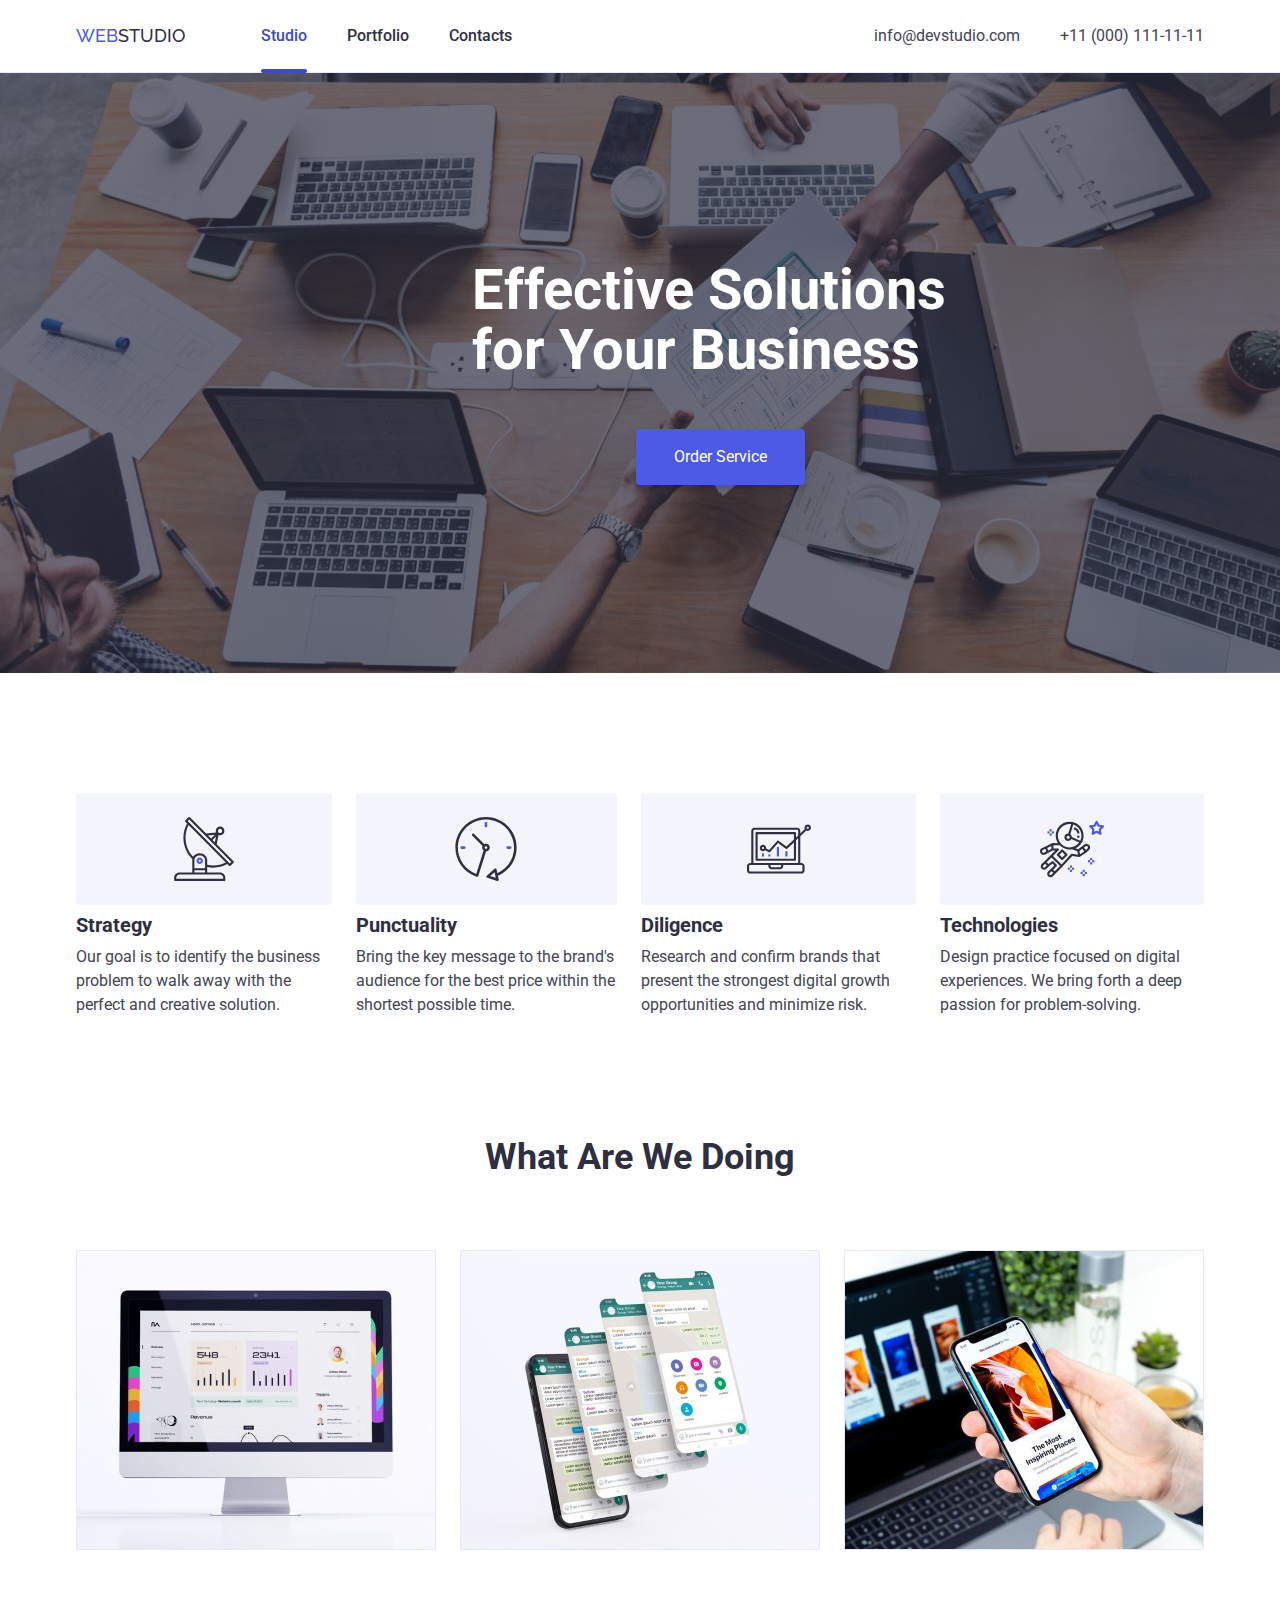
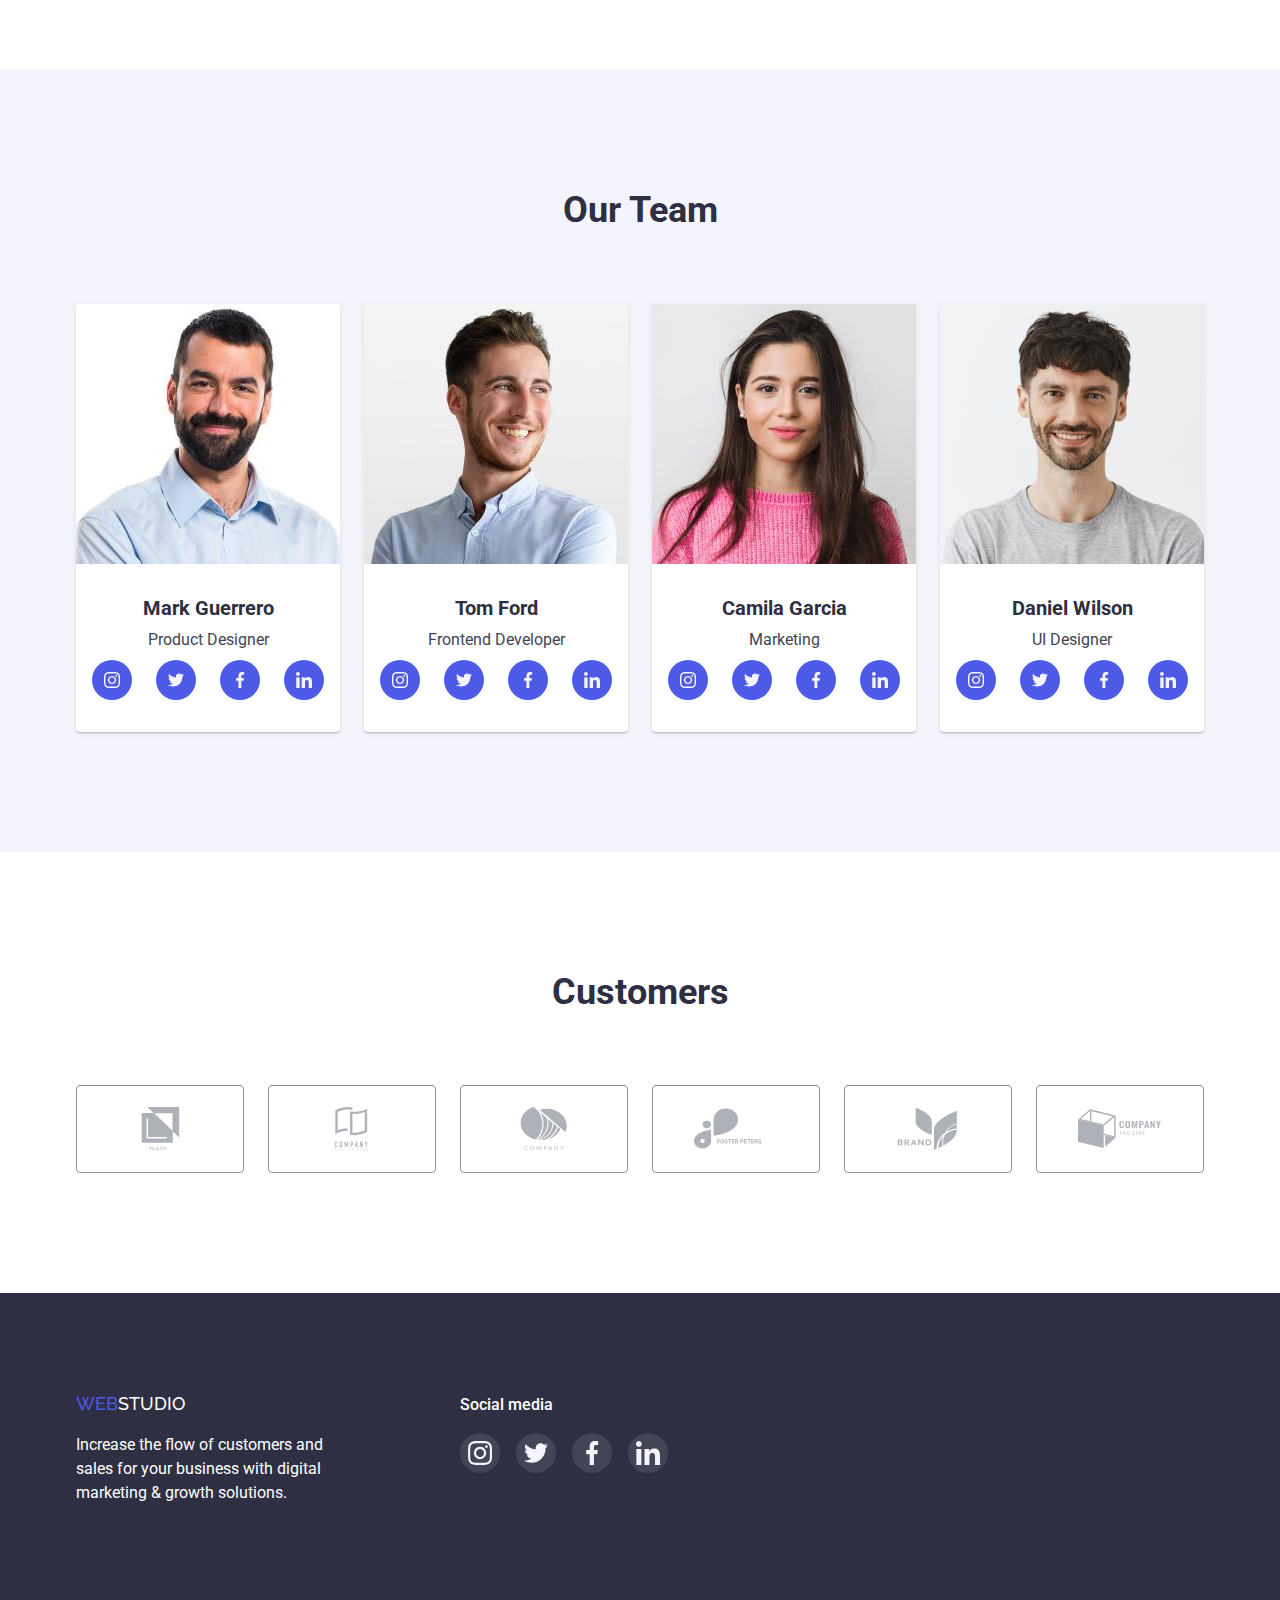
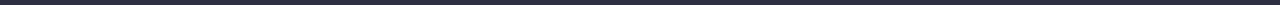
<file: index.html>
<!DOCTYPE html>
<html lang="en">
  <head>
    <meta charset="UTF-8" />
    <meta http-equiv="X-UA-Compatible" content="IE=edge" />
    <meta name="viewport" content="width=device-width, initial-scale=1.0" />
    <!-- Fonts -->
    <link rel="preconnect" href="https://fonts.googleapis.com" />
    <link rel="preconnect" href="https://fonts.gstatic.com" crossorigin />
    <link
      href="https://fonts.googleapis.com/css2?family=Raleway:wght@800&family=Roboto:wght@400;500;700;900&display=swap"
      rel="stylesheet"
    />
    <!-- Normalize CSS -->
    <link
      rel="stylesheet"
      href="https://cdnjs.cloudflare.com/ajax/libs/modern-normalize/1.0.0/modern-normalize.min.css"
    />
    <!-- Styles -->
    <link rel="stylesheet" href="./css/style.css" />
    <title>WebStudio</title>
  </head>
  <body>
    <!-- Navigation -->
    <header class="header">
      <div class="container">
        <div class="header-container">
          <nav class="nav">
            <a href="./index.html" class="link logo h-logo"
              ><span class="logo-item">Web</span>Studio</a
            >
            <ul class="nav-ul">
              <li>
                <a href="./index.html" class="link current-link h-link"
                  >Studio</a
                >
              </li>
              <li>
                <a href="./portfolio.html" class="link h-link">Portfolio</a>
              </li>
              <li><a href="" class="link h-link">Contacts</a></li>
            </ul>
          </nav>
          <address>
            <ul class="address-ul">
              <li>
                <a href="mailto:info@devstudio.com" class="address"
                  >info@devstudio.com</a
                >
              </li>
              <li>
                <a href="tel:+110001111111" class="address"
                  >+11 (000) 111-11-11</a
                >
              </li>
            </ul>
          </address>
        </div>
      </div>
    </header>
    <!-- Main -->
    <main>
      <!-- Hero Section -->
      <section class="hero-section">
        <div class="container hero-container">
          <h1 class="h1">Effective Solutions for Your Business</h1>
          <button type="button" class="button" data-modal-open>
            Order Service
          </button>
        </div>
      </section>
      <!-- Our Advantages Section -->
      <section class="section oa-section">
        <div class="container">
          <h2 class="hidden">Our advantages</h2>
          <ul class="our-advantages-ul">
            <li>
              <div class="oa-icon-container">
                <svg class="our-advantages-icon">
                  <use href="./images/icons.svg#icon-antenna"></use>
                  >
                </svg>
              </div>
              <h3 class="title h3">Strategy</h3>
              <p>
                Our goal is to identify the business problem to walk away with
                the perfect and creative solution.
              </p>
            </li>
            <li>
              <div class="oa-icon-container">
                <svg class="our-advantages-icon">
                  <use href="./images/icons.svg#icon-clock"></use>
                  >
                </svg>
              </div>
              <h3 class="title h3">Punctuality</h3>
              <p>
                Bring the key message to the brand's audience for the best price
                within the shortest possible time.
              </p>
            </li>
            <li>
              <div class="oa-icon-container">
                <svg class="our-advantages-icon">
                  <use href="./images/icons.svg#icon-diagram"></use>
                  >
                </svg>
              </div>
              <h3 class="title h3">Diligence</h3>
              <p>
                Research and confirm brands that present the strongest digital
                growth opportunities and minimize risk.
              </p>
            </li>
            <li>
              <div class="oa-icon-container">
                <svg class="our-advantages-icon">
                  <use href="./images/icons.svg#icon-astronaut"></use>
                  >
                </svg>
              </div>
              <h3 class="title h3">Technologies</h3>
              <p>
                Design practice focused on digital experiences. We bring forth a
                deep passion for problem-solving.
              </p>
            </li>
          </ul>
        </div>
      </section>
      <!-- What Are We Doing Section -->
      <section class="section">
        <div class="container">
          <h2 class="title h2">What are we doing</h2>
          <ul class="wawd">
            <li>
              <img
                src="./images/pc.jpg"
                alt="PC"
                width="360"
                height="300"
                class="image"
              />
            </li>
            <li>
              <img
                src="./images/phone.jpg"
                alt="Shared Phone"
                width="360"
                height="300"
                class="image"
              />
            </li>
            <li>
              <img
                src="./images/combo.jpg"
                alt="Mac & Phone"
                width="360"
                height="300"
                class="image"
              />
            </li>
          </ul>
        </div>
      </section>
      <!-- Our Team Section -->
      <section class="section section-our-team">
        <div class="container">
          <h2 class="title h2">Our Team</h2>
          <ul class="cards our-team-ul">
            <li class="card-li our-team-li">
              <img
                src="./images/worker1.jpg"
                alt="Worker 1"
                width="264"
                height="260"
                class="image"
              />
              <div class="card-text">
                <h3 class="title h3">Mark Guerrero</h3>
                <p>Product Designer</p>
                <ul class="socials">
                  <li class="socials-item">
                    <a href="" class="socials-link">
                      <svg class="socials-icon">
                        <use href="./images/icons.svg#icon-instagram"></use>
                      </svg>
                    </a>
                  </li>
                  <li class="socials-item">
                    <a href="" class="socials-link">
                      <svg class="socials-icon">
                        <use href="./images/icons.svg#icon-twitter"></use>
                      </svg>
                    </a>
                  </li>
                  <li class="socials-item">
                    <a href="" class="socials-link">
                      <svg class="socials-icon">
                        <use href="./images/icons.svg#icon-facebook"></use>
                      </svg>
                    </a>
                  </li>
                  <li class="socials-item">
                    <a href="" class="socials-link">
                      <svg class="socials-icon">
                        <use href="./images/icons.svg#icon-linkedin"></use>
                      </svg>
                    </a>
                  </li>
                </ul>
              </div>
            </li>
            <li class="card-li our-team-li">
              <img
                src="./images/worker2.jpg"
                alt="Worker 2"
                width="264"
                height="260"
                class="image"
              />
              <div class="card-text">
                <h3 class="title h3">Tom Ford</h3>
                <p>Frontend Developer</p>
                <ul class="socials">
                  <li class="socials-item">
                    <a href="" class="socials-link">
                      <svg class="socials-icon">
                        <use href="./images/icons.svg#icon-instagram"></use>
                      </svg>
                    </a>
                  </li>
                  <li class="socials-item">
                    <a href="" class="socials-link">
                      <svg class="socials-icon">
                        <use href="./images/icons.svg#icon-twitter"></use>
                      </svg>
                    </a>
                  </li>
                  <li class="socials-item">
                    <a href="" class="socials-link">
                      <svg class="socials-icon">
                        <use href="./images/icons.svg#icon-facebook"></use>
                      </svg>
                    </a>
                  </li>
                  <li class="socials-item">
                    <a href="" class="socials-link">
                      <svg class="socials-icon">
                        <use href="./images/icons.svg#icon-linkedin"></use>
                      </svg>
                    </a>
                  </li>
                </ul>
              </div>
            </li>
            <li class="card-li our-team-li">
              <img
                src="./images/worker3.jpg"
                alt="Worker 3"
                width="264"
                height="260"
                class="image"
              />
              <div class="card-text">
                <h3 class="title h3">Camila Garcia</h3>
                <p>Marketing</p>
                <ul class="socials">
                  <li class="socials-item">
                    <a href="" class="socials-link">
                      <svg class="socials-icon">
                        <use href="./images/icons.svg#icon-instagram"></use>
                      </svg>
                    </a>
                  </li>
                  <li class="socials-item">
                    <a href="" class="socials-link">
                      <svg class="socials-icon">
                        <use href="./images/icons.svg#icon-twitter"></use>
                      </svg>
                    </a>
                  </li>
                  <li class="socials-item">
                    <a href="" class="socials-link">
                      <svg class="socials-icon">
                        <use href="./images/icons.svg#icon-facebook"></use>
                      </svg>
                    </a>
                  </li>
                  <li class="socials-item">
                    <a href="" class="socials-link">
                      <svg class="socials-icon">
                        <use href="./images/icons.svg#icon-linkedin"></use>
                      </svg>
                    </a>
                  </li>
                </ul>
              </div>
            </li>
            <li class="card-li our-team-li">
              <img
                src="./images/worker4.jpg"
                alt="Worker 4"
                width="264"
                height="260"
                class="image"
              />
              <div class="card-text">
                <h3 class="title h3">Daniel Wilson</h3>
                <p>UI Designer</p>
                <ul class="socials">
                  <li class="socials-item">
                    <a href="" class="socials-link">
                      <svg class="socials-icon">
                        <use href="./images/icons.svg#icon-instagram"></use>
                      </svg>
                    </a>
                  </li>
                  <li class="socials-item">
                    <a href="" class="socials-link">
                      <svg class="socials-icon">
                        <use href="./images/icons.svg#icon-twitter"></use>
                      </svg>
                    </a>
                  </li>
                  <li class="socials-item">
                    <a href="" class="socials-link">
                      <svg class="socials-icon">
                        <use href="./images/icons.svg#icon-facebook"></use>
                      </svg>
                    </a>
                  </li>
                  <li class="socials-item">
                    <a href="" class="socials-link">
                      <svg class="socials-icon">
                        <use href="./images/icons.svg#icon-linkedin"></use>
                      </svg>
                    </a>
                  </li>
                </ul>
              </div>
            </li>
          </ul>
        </div>
      </section>
      <!-- Customers Section -->
      <section class="section">
        <div class="container">
          <h2 class="title h2">Customers</h2>
          <ul class="customers-ul">
            <li class="customers-li">
              <a href="" class="customers-link">
                <svg class="customers-icon">
                  <use href="./images/icons.svg#icon-client-1"></use>
                </svg>
              </a>
            </li>
            <li class="customers-li">
              <a href="" class="customers-link">
                <svg class="customers-icon">
                  <use href="./images/icons.svg#icon-client-2"></use>
                </svg>
              </a>
            </li>
            <li class="customers-li">
              <a href="" class="customers-link">
                <svg class="customers-icon">
                  <use href="./images/icons.svg#icon-client-3"></use>
                </svg>
              </a>
            </li>
            <li class="customers-li">
              <a href="" class="customers-link">
                <svg class="customers-icon">
                  <use href="./images/icons.svg#icon-client-4"></use>
                </svg>
              </a>
            </li>
            <li class="customers-li">
              <a href="" class="customers-link">
                <svg class="customers-icon">
                  <use href="./images/icons.svg#icon-client-5"></use>
                </svg>
              </a>
            </li>
            <li class="customers-li">
              <a href="" class="customers-link">
                <svg class="customers-icon">
                  <use href="./images/icons.svg#icon-client-6"></use>
                </svg>
              </a>
            </li>
          </ul>
        </div>
      </section>
    </main>
    <!-- Footer -->
    <footer class="footer">
      <div class="container">
        <div class="footer-container">
          <div class="footer-logo">
            <a href="./index.html" class="link logo white"
              ><span class="logo-item">Web</span>Studio</a
            >
            <p class="f-text">
              Increase the flow of customers and sales for your business with
              digital marketing & growth solutions.
            </p>
          </div>
          <div class="footer-socials">
            <p class="f-text">Social media</p>
            <ul class="f-socials">
              <li class="socials-item">
                <a href="" class="f-socials-link">
                  <svg class="f-socials-icon">
                    <use href="./images/icons.svg#icon-instagram"></use>
                  </svg>
                </a>
              </li>
              <li class="socials-item">
                <a href="" class="f-socials-link">
                  <svg class="f-socials-icon">
                    <use href="./images/icons.svg#icon-twitter"></use>
                  </svg>
                </a>
              </li>
              <li class="socials-item">
                <a href="" class="f-socials-link">
                  <svg class="f-socials-icon">
                    <use href="./images/icons.svg#icon-facebook"></use>
                  </svg>
                </a>
              </li>
              <li class="socials-item">
                <a href="" class="f-socials-link">
                  <svg class="f-socials-icon">
                    <use href="./images/icons.svg#icon-linkedin"></use>
                  </svg>
                </a>
              </li>
            </ul>
          </div>
        </div>
      </div>
    </footer>

    <div class="backdrop is-hidden" data-modal>
      <div class="modal">
        <button class="modal-close" type="button" data-modal-close>
          <svg class="modal-close-icon">
            <use href="./images/icons.svg#icon-modal-close"></use>
          </svg>
        </button>
      </div>
    </div>
    <script src="./js/modal.js"></script>
  </body>
</html>
</file>
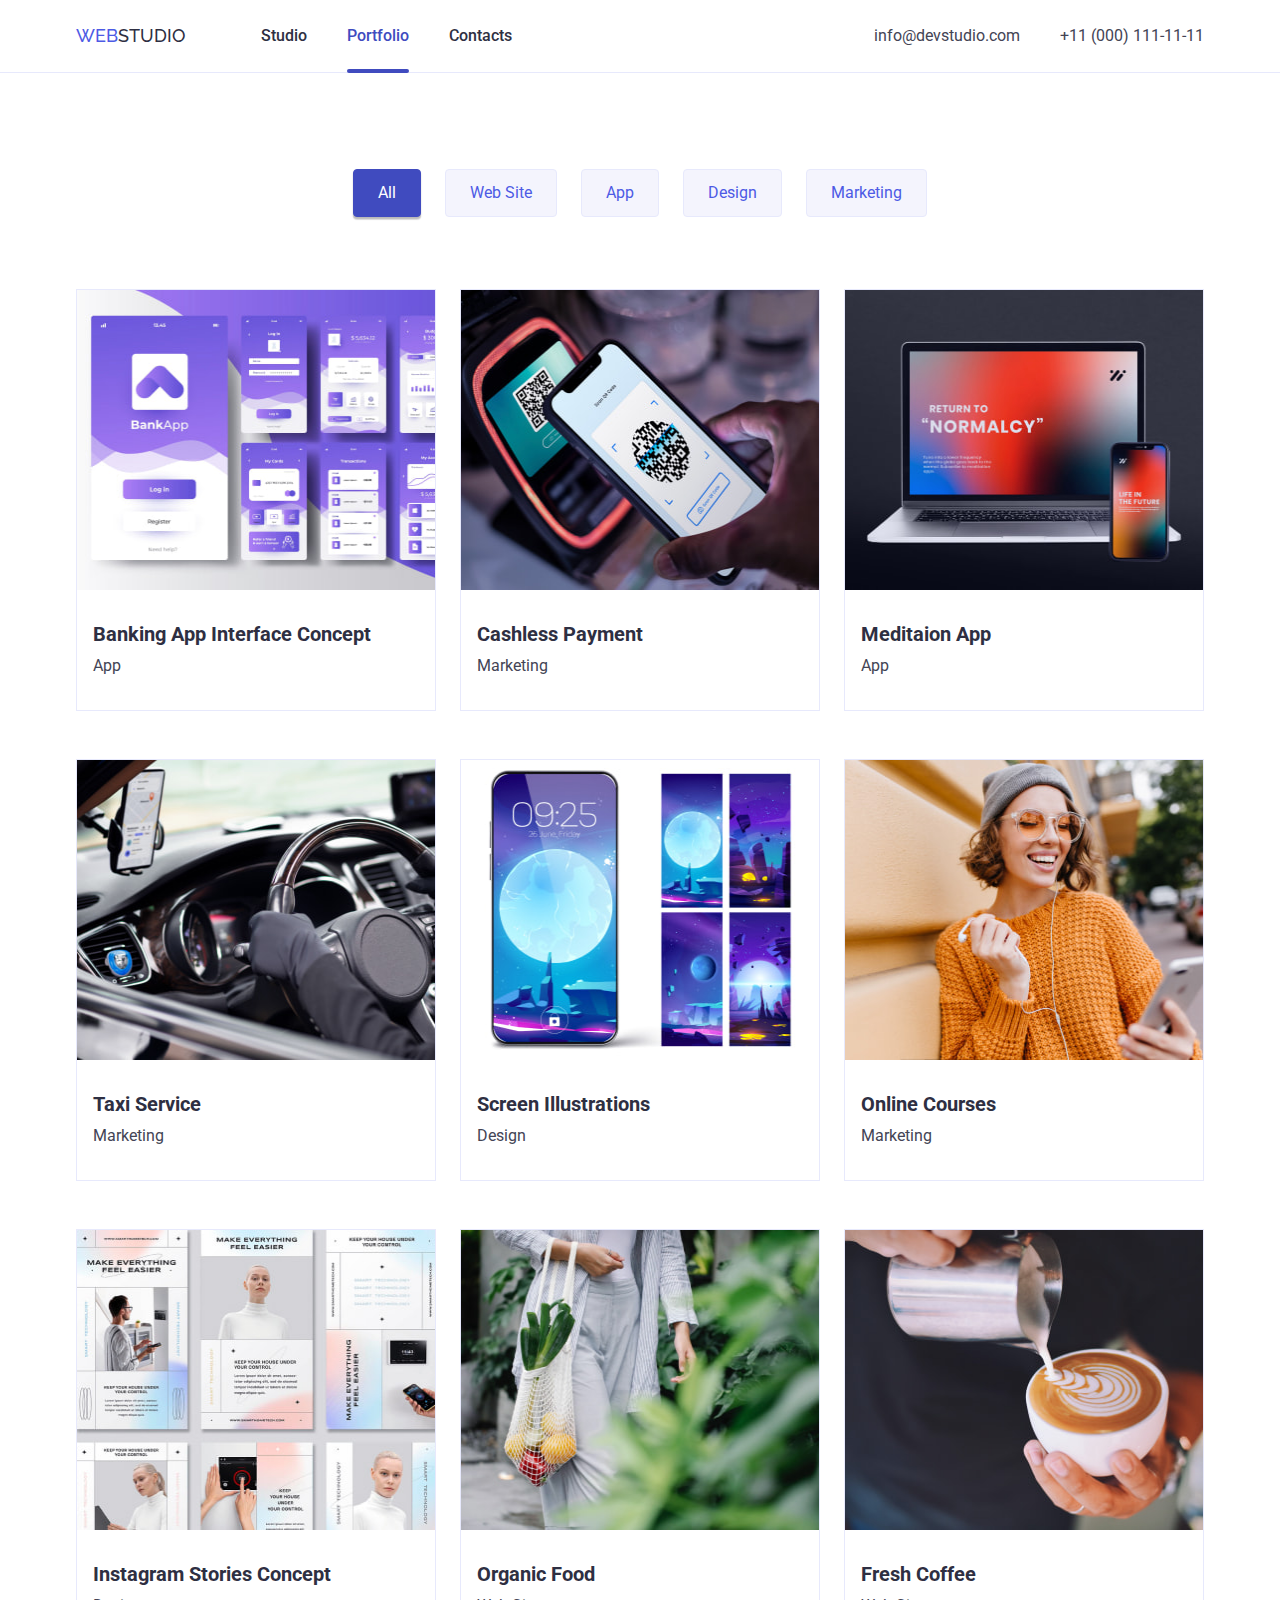
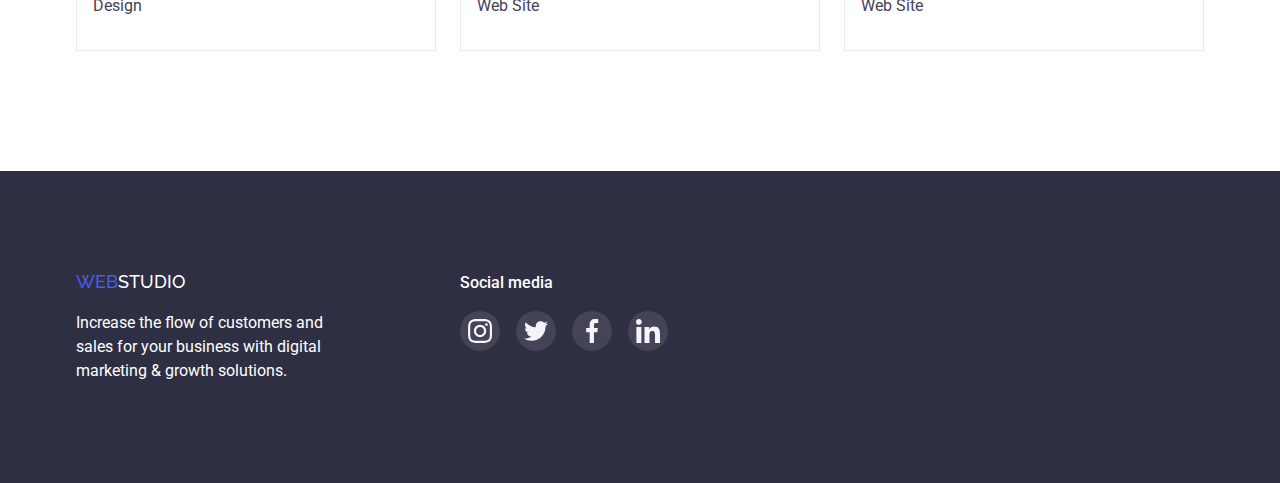
<file: portfolio.html>
<!DOCTYPE html>
<html lang="en">
  <head>
    <meta charset="UTF-8" />
    <meta http-equiv="X-UA-Compatible" content="IE=edge" />
    <meta name="viewport" content="width=device-width, initial-scale=1.0" />
    <!-- Fonts -->
    <link rel="preconnect" href="https://fonts.googleapis.com" />
    <link rel="preconnect" href="https://fonts.gstatic.com" crossorigin />
    <link
      href="https://fonts.googleapis.com/css2?family=Raleway:wght@800&family=Roboto:wght@400;500;700;900&display=swap"
      rel="stylesheet"
    />
    <!-- Normalize CSS -->
    <link
      rel="stylesheet"
      href="https://cdnjs.cloudflare.com/ajax/libs/modern-normalize/1.0.0/modern-normalize.min.css"
    />
    <!-- Styles -->
    <link rel="stylesheet" href="./css/style.css" />
    <title>Portfolio</title>
  </head>
  <body>
    <!-- Navigation -->
    <header class="header">
      <div class="container">
        <div class="header-container">
          <nav class="nav">
            <a href="./index.html" class="link logo h-logo"
              ><span class="logo-item">Web</span>Studio</a
            >
            <ul class="nav-ul">
              <li>
                <a href="./index.html" class="link h-link">Studio</a>
              </li>
              <li>
                <a href="./portfolio.html" class="link current-link h-link"
                  >Portfolio</a
                >
              </li>
              <li><a href="" class="link h-link">Contacts</a></li>
            </ul>
          </nav>
          <address>
            <ul class="address-ul">
              <li>
                <a href="mailto:info@devstudio.com" class="address"
                  >info@devstudio.com</a
                >
              </li>
              <li>
                <a href="tel:+110001111111" class="address"
                  >+11 (000) 111-11-11</a
                >
              </li>
            </ul>
          </address>
        </div>
      </div>
    </header>
    <!-- Main -->
    <main>
      <!-- Main Section -->
      <section class="section p-section">
        <div class="container">
          <h1 class="h1 hidden">Portfolio Details</h1>
          <!-- Filters -->
          <ul class="filters">
            <li>
              <button type="button" class="pbutton active-all">All</button>
            </li>
            <li><button type="button" class="pbutton">Web Site</button></li>
            <li><button type="button" class="pbutton">App</button></li>
            <li><button type="button" class="pbutton">Design</button></li>
            <li><button type="button" class="pbutton">Marketing</button></li>
          </ul>
          <!-- Cards -->
          <h2 class="hidden">Cards</h2>
          <ul class="cards">
            <li class="card-li p-card">
              <a href="" class="card-link">
                <div class="p-card-header">
                  <img
                    src="./images/img-1.jpg"
                    alt="Slides of app"
                    width="360px"
                    height="300px"
                    class="image"
                  />
                  <div class="p-card-desc">
                    <p>
                      14 Stylish and User-Friendly App Design Concepts · Task
                      Manager App · Calorie Tracker App · Exotic Fruit Ecommerce
                      App · Cloud Storage App
                    </p>
                  </div>
                </div>
                <div class="card-link-text">
                  <h3 class="title h3">Banking App Interface Concept</h3>
                  <p>App</p>
                </div>
              </a>
            </li>
            <li class="card-li p-card">
              <a href="" class="card-link">
                <div class="p-card-header">
                  <img
                    src="./images/img-2.jpg"
                    alt="NFC Payment"
                    width="360px"
                    height="300px"
                    class="image"
                  />
                  <div class="p-card-desc">
                    <p>
                      14 Stylish and User-Friendly App Design Concepts · Task
                      Manager App · Calorie Tracker App · Exotic Fruit Ecommerce
                      App · Cloud Storage App
                    </p>
                  </div>
                </div>
                <div class="card-link-text">
                  <h3 class="title h3">Cashless Payment</h3>
                  <p>Marketing</p>
                </div>
              </a>
            </li>
            <li class="card-li p-card">
              <a href="" class="card-link">
                <div class="p-card-header">
                  <img
                    src="./images/img-3.jpg"
                    alt="Notebook and Phone"
                    width="360px"
                    height="300px"
                    class="image"
                  />
                  <div class="p-card-desc">
                    <p>
                      14 Stylish and User-Friendly App Design Concepts · Task
                      Manager App · Calorie Tracker App · Exotic Fruit Ecommerce
                      App · Cloud Storage App
                    </p>
                  </div>
                </div>
                <div class="card-link-text">
                  <h3 class="title h3">Meditaion App</h3>
                  <p>App</p>
                </div>
              </a>
            </li>
            <li class="card-li p-card">
              <a href="" class="card-link">
                <div class="p-card-header">
                  <img
                    src="./images/img-4.jpg"
                    alt="Driver in Salon"
                    width="360px"
                    height="300px"
                    class="image"
                  />
                  <div class="p-card-desc">
                    <p>
                      14 Stylish and User-Friendly App Design Concepts · Task
                      Manager App · Calorie Tracker App · Exotic Fruit Ecommerce
                      App · Cloud Storage App
                    </p>
                  </div>
                </div>
                <div class="card-link-text">
                  <h3 class="title h3">Taxi Service</h3>
                  <p>Marketing</p>
                </div>
              </a>
            </li>
            <li class="card-li p-card">
              <a href="" class="card-link">
                <div class="p-card-header">
                  <img
                    src="./images/img-5.jpg"
                    alt="Slide of App on Phone"
                    width="360px"
                    height="300px"
                    class="image"
                  />
                  <div class="p-card-desc">
                    <p>
                      14 Stylish and User-Friendly App Design Concepts · Task
                      Manager App · Calorie Tracker App · Exotic Fruit Ecommerce
                      App · Cloud Storage App
                    </p>
                  </div>
                </div>
                <div class="card-link-text">
                  <h3 class="title h3">Screen Illustrations</h3>
                  <p>Design</p>
                </div>
              </a>
            </li>
            <li class="card-li p-card">
              <a href="" class="card-link">
                <div class="p-card-header">
                  <img
                    src="./images/img-6.jpg"
                    alt="Fancy Woman"
                    width="360px"
                    height="300px"
                    class="image"
                  />
                  <div class="p-card-desc">
                    <p>
                      14 Stylish and User-Friendly App Design Concepts · Task
                      Manager App · Calorie Tracker App · Exotic Fruit Ecommerce
                      App · Cloud Storage App
                    </p>
                  </div>
                </div>
                <div class="card-link-text">
                  <h3 class="title h3">Online Courses</h3>
                  <p>Marketing</p>
                </div>
              </a>
            </li>
            <li class="card-li p-card">
              <a href="" class="card-link">
                <div class="p-card-header">
                  <img
                    src="./images/img-7.jpg"
                    alt="Slides about App"
                    width="360px"
                    height="300px"
                    class="image"
                  />
                  <div class="p-card-desc">
                    <p>
                      14 Stylish and User-Friendly App Design Concepts · Task
                      Manager App · Calorie Tracker App · Exotic Fruit Ecommerce
                      App · Cloud Storage App
                    </p>
                  </div>
                </div>
                <div class="card-link-text">
                  <h3 class="title h3">Instagram Stories Concept</h3>
                  <p>Design</p>
                </div>
              </a>
            </li>
            <li class="card-li p-card">
              <a href="" class="card-link">
                <div class="p-card-header">
                  <img
                    src="./images/img-8.jpg"
                    alt="Bunch of Vegetables"
                    width="360px"
                    height="300px"
                    class="image"
                  />
                  <div class="p-card-desc">
                    <p>
                      14 Stylish and User-Friendly App Design Concepts · Task
                      Manager App · Calorie Tracker App · Exotic Fruit Ecommerce
                      App · Cloud Storage App
                    </p>
                  </div>
                </div>
                <div class="card-link-text">
                  <h3 class="title h3">Organic Food</h3>
                  <p>Web Site</p>
                </div>
              </a>
            </li>
            <li class="card-li p-card">
              <a href="" class="card-link">
                <div class="p-card-header">
                  <img
                    src="./images/img-9.jpg"
                    alt="Latte Art"
                    width="360px"
                    height="300px"
                    class="image"
                  />
                  <div class="p-card-desc">
                    <p>
                      14 Stylish and User-Friendly App Design Concepts · Task
                      Manager App · Calorie Tracker App · Exotic Fruit Ecommerce
                      App · Cloud Storage App
                    </p>
                  </div>
                </div>
                <div class="card-link-text">
                  <h3 class="title h3">Fresh Coffee</h3>
                  <p>Web Site</p>
                </div>
              </a>
            </li>
          </ul>
        </div>
      </section>
    </main>
    <!-- Footer -->
    <footer class="footer">
      <div class="container">
        <div class="footer-container">
          <div class="footer-logo">
            <a href="./index.html" class="link logo white"
              ><span class="logo-item">Web</span>Studio</a
            >
            <p class="f-text">
              Increase the flow of customers and sales for your business with
              digital marketing & growth solutions.
            </p>
          </div>
          <div class="footer-socials">
            <p class="f-text">Social media</p>
            <ul class="f-socials">
              <li class="socials-item">
                <a href="" class="f-socials-link">
                  <svg class="f-socials-icon">
                    <use href="./images/icons.svg#icon-instagram"></use>
                  </svg>
                </a>
              </li>
              <li class="socials-item">
                <a href="" class="f-socials-link">
                  <svg class="f-socials-icon">
                    <use href="./images/icons.svg#icon-twitter"></use>
                  </svg>
                </a>
              </li>
              <li class="socials-item">
                <a href="" class="f-socials-link">
                  <svg class="f-socials-icon">
                    <use href="./images/icons.svg#icon-facebook"></use>
                  </svg>
                </a>
              </li>
              <li class="socials-item">
                <a href="" class="f-socials-link">
                  <svg class="f-socials-icon">
                    <use href="./images/icons.svg#icon-linkedin"></use>
                  </svg>
                </a>
              </li>
            </ul>
          </div>
        </div>
      </div>
    </footer>
    <script src="./js/modal.js"></script>
  </body>
</html>
</file>
<file: css/style.css>
/* Variables */

:root {
  --SLATE: #434455;
  --IRIS: #4d5ae5;
  --OCEAN: #404bbf;
  --WHITE: #ffffff;
  --CLOUD: #f4f4fd;
  --CORNFLOWER: #e7e9fc;
  --LIGHT_SLATE: #8e8f99;
  --body-background: #e5e5e5;
  --brand-color: #2e2f42;
  --GREEN: #31d0aa;
  --customer-icon: #afb1b8;
  --modal-background: #fcfcfc;
}

/* Global */

* {
  margin: 0;
  padding: 0;
}

body {
  font-family: "Roboto", sans-serif;
  color: var(--SLATE);
  font-size: 16px;
  line-height: 1.5;
  background-color: var(--WHITE);
}

p,
h1,
h2,
h3,
h4,
h5,
h6 {
  margin: 0;
  padding: 0;
}

ul {
  margin: 0;
  padding: 0;
  list-style-type: none;
}
/* End */

/* Multiple */

/* Headers */

.h1 {
  margin-bottom: 48px;
  color: var(--WHITE);
  font-size: 56px;
  line-height: 1.07;
  width: 496px;
}

.h2 {
  margin-bottom: 72px;
  font-size: 36px;
  line-height: 1.15;
  text-align: center;
  text-transform: capitalize;
}

.h3 {
  margin-bottom: 8px;
  font-size: 20px;
  line-height: 1.2;
}

.title {
  color: var(--brand-color);
}

.hidden {
  position: absolute;
  white-space: nowrap;
  width: 1px;
  height: 1px;
  overflow: hidden;
  border: 0;
  padding: 0;
  clip: rect(0 0 0 0);
  clip-path: inset(50%);
  margin: -1px;
}

/* Section/Containers */

.section {
  padding: 120px 0;
}

.container {
  width: 100%;
  max-width: 1158px;
  margin: 0 auto;
  padding: 0 15px;
}

/* Links */

.link {
  color: var(--brand-color);
  text-decoration: none;
  font-weight: 500;
  transition: color 250ms;
  transition-timing-function: cubic-bezier(0.4, 0, 0.2, 1);
}

.link:hover,
.link:focus {
  color: var(--OCEAN);
}

.current-link {
  color: var(--OCEAN);
}

.current-link::after {
  /* display: block; */
  content: "";
  width: 100%;
  height: 4px;
  position: absolute;
  left: 0;
  bottom: -1px;
  background-color: currentColor;
  border-radius: 2px;
}

/* Buttons */

.button {
  background-color: var(--IRIS);
  box-shadow: 0px 4px 4px rgba(0, 0, 0, 0.15);
  cursor: pointer;
  border: 0;
  outline: 0;
  color: var(--WHITE);
  font-family: inherit;
  border-radius: 4px;
  width: 169px;
  height: 56px;
  transition: background-color 250ms;
  transition-timing-function: cubic-bezier(0.4, 0, 0.2, 1);
}

.button:hover,
.button:focus {
  background-color: var(--OCEAN);
}

/* Other */

.image {
  display: block;
  max-width: 100%;
}

.cards {
  display: flex;
  align-items: center;
  column-gap: 24px;
  row-gap: 48px;
  flex-wrap: wrap;
}
/* End */

/* Header */

.header {
  /* margin-bottom: -1px; */
  border-bottom: 1px solid var(--CORNFLOWER);
  background-color: var(--WHITE);
}

.header-container {
  display: flex;
  align-items: center;
  gap: 40px;
}

.nav {
  display: flex;
  align-items: center;
  flex-grow: 1;
  gap: 76px;
}

.nav-ul {
  display: flex;
  align-items: center;
  gap: 40px;
}

.h-link {
  display: block;
  padding: 24px 0;
  position: relative;
}

.address-ul {
  display: flex;
  align-items: center;
  gap: 40px;
}

.address {
  display: block;
  padding: 24px 0;
  color: var(--SLATE);
  text-decoration: none;
  font-style: normal;
  transition: color 250ms;
  transition-timing-function: cubic-bezier(0.4, 0, 0.2, 1);
}

.address:hover,
.address:focus {
  color: var(--OCEAN);
}

/* Footer */

.footer {
  background-color: var(--brand-color);
  color: var(--WHITE);
  padding: 100px 0;
}

.footer-container {
  display: flex;
  /* gap: 120px; */
  align-items: center;
}

.f-text {
  margin-top: 16px;
  max-width: 264px;
}

.footer-socials {
  align-self: flex-start;
  margin-left: 120px;
}

.footer-socials > .f-text {
  font-weight: 500;
  margin-top: 0;
  margin-bottom: 16px;
}

.f-socials {
  display: flex;
  gap: 16px;
  align-items: center;
  justify-content: center;
  margin-top: 8px;
}

.f-socials-link {
  display: flex;
  align-items: center;
  justify-content: center;
  width: 100%;
  height: 100%;
  border-radius: 50%;
  background-color: var(--SLATE);
  transition: background-color 250ms;
  transition-timing-function: cubic-bezier(0.4, 0, 0.2, 1);
}

.f-socials-link:hover,
.f-socials-link:focus {
  background-color: var(--GREEN);
}

.f-socials-icon {
  width: 24px;
  height: 24px;
  fill: var(--CLOUD);
}

/* Logo */

.logo {
  font-family: "Raleway", sans-serif;
  text-transform: uppercase;
  font-size: 18px;
  line-height: 1.17;
}

.logo-item {
  color: var(--IRIS);
}

.logo.white {
  color: var(--WHITE);
  transition: color 250ms;
  transition-timing-function: cubic-bezier(0.4, 0, 0.2, 1);
}

.link.logo:hover,
.link.logo:focus {
  color: var(--OCEAN);
}

.h-logo {
  padding: 24px 0;
}
/* End */

/* Main */

/* Index.html */

/* Hero */

.hero-section {
  width: 1440px; /* timely fix */
  margin: 0 auto; /* timely fix */
  padding: 188px 0;
  background-color: var(--brand-color);
  background-image: linear-gradient(
      rgba(46, 47, 66, 0.7),
      rgba(46, 47, 66, 0.7)
    ),
    url(../images/hero-background.jpg);
  background-position: center;
  background-repeat: no-repeat;
  background-size: cover;
}

.hero-container {
  display: flex;
  align-items: center;
  flex-direction: column;
  align-items: center;
}

/* Our Advantages */

.oa-section {
  padding-bottom: 0;
}

.our-advantages-li {
  width: calc((100% - 72px) / 4);
}

.our-advantages-ul {
  display: flex;
  align-items: center;
  gap: 24px;
}

.oa-icon-container {
  background-color: var(--CLOUD);
  border-radius: 4px;
  height: 112px;
  display: flex;
  justify-content: center;
  align-items: center;
  margin-bottom: 8px;
}

.our-advantages-icon {
  display: block;
  width: 64px;
  height: 64px;
}

/* What Are We Doing */

.wawd {
  display: flex;
  align-items: center;
  gap: 24px;
}

/* Our Team */

.section-our-team {
  background-color: var(--CLOUD);
}

.our-team-li {
  width: calc((100% - 72px) / 4);
  background-color: var(--WHITE);
  box-shadow: 0px 1px 6px rgba(46, 47, 66, 0.08),
    0px 1px 1px rgba(46, 47, 66, 0.16), 0px 2px 1px rgba(46, 47, 66, 0.08);
  border-radius: 0px 0px 4px 4px;
}

.card-text {
  padding: 32px 16px;
  text-align: center;
}

.socials {
  display: flex;
  gap: 24px;
  align-items: center;
  justify-content: center;
  margin-top: 8px;
}

.socials-item {
  width: 40px;
  height: 40px;
}

.socials-link {
  width: 100%;
  height: 100%;
  display: flex;
  align-items: center;
  justify-content: center;
  border-radius: 50%;
  background-color: var(--IRIS);
  transition: background-color 250ms;
  transition-timing-function: cubic-bezier(0.4, 0, 0.2, 1);
}

.socials-link:hover,
.socials-link:focus {
  background-color: var(--OCEAN);
}

.socials-icon {
  width: 16px;
  height: 16px;
  fill: var(--CLOUD);
}

/* Customers */

.customers-ul {
  display: flex;
  gap: 24px;
}

.customers-li {
  width: calc((100% - 120px) / 6);
  height: 88px;
}

.customers-link {
  display: flex;
  align-items: center;
  justify-content: center;
  width: 100%;
  height: 100%;
  border: 1px solid var(--LIGHT_SLATE);
  border-radius: 4px;
  transition: border-color 250ms;
  transition-timing-function: cubic-bezier(0.4, 0, 0.2, 1);
}

.customers-icon {
  width: 50%;
  height: 50%;
  fill: var(--customer-icon);
  transition: fill 250ms;
  transition-timing-function: cubic-bezier(0.4, 0, 0.2, 1);
}

.customers-link:hover,
.customers-link:focus {
  border-color: var(--OCEAN);
}

.customers-link:hover .customers-icon,
.customers-link:focus .customers-icon {
  fill: var(--OCEAN);
}
/* -------------------- */

/* Portfolio.html */

/* Main */

.p-section {
  padding-top: 96px;
}

.filters {
  display: flex;
  align-items: center;
  justify-content: center;
  gap: 24px;
  margin-bottom: 72px;
}

.pbutton {
  background: var(--CLOUD);
  border: 1px solid var(--CORNFLOWER);
  cursor: pointer;
  color: var(--IRIS);
  background-color: var(--CLOUD);
  font-family: inherit;
  border-radius: 4px;
  height: 48px;
  padding: 12px 24px;
  transition-property: background-color, color, box-shadow, border-color;
  transition-duration: 250ms;
  transition-timing-function: cubic-bezier(0.4, 0, 0.2, 1);
}

.pbutton:hover,
.pbutton:focus {
  background-color: var(--OCEAN);
  color: var(--WHITE);
  box-shadow: 0px 3px 1px rgba(0, 0, 0, 0.1), 0px 2px 1px rgba(0, 0, 0, 0.08),
    0px 2px 2px rgba(0, 0, 0, 0.12);
  border-color: var(--OCEAN);
}

.active-all {
  background-color: var(--OCEAN);
  color: var(--WHITE);
  box-shadow: 0px 3px 1px rgba(0, 0, 0, 0.1), 0px 2px 1px rgba(0, 0, 0, 0.08),
    0px 2px 2px rgba(0, 0, 0, 0.12);
  border-color: var(--OCEAN);
}

/* Cards */

.p-card {
  border: 1px solid var(--CORNFLOWER);
  width: calc((100% - 48px) / 3);
  transition: box-shadow 250ms;
  transition-timing-function: cubic-bezier(0.4, 0, 0.2, 1);
}

.p-card:hover,
.p-card:focus {
  box-shadow: 0px 1px 6px rgba(46, 47, 66, 0.08),
    0px 1px 1px rgba(46, 47, 66, 0.16), 0px 2px 1px rgba(46, 47, 66, 0.08);
}

.card-link {
  display: block;
  text-decoration: none;
}

.card-link {
  color: var(--SLATE);
}

.card-link-text {
  padding: 32px 16px;
}

.p-card-desc {
  color: var(--CLOUD);
  background-color: var(--IRIS);
  position: absolute;
  top: 0;
  left: 0;
  width: 100%;
  height: 100%;
  padding: 40px 32px;
  transform: translateY(100%);
  transition: transform 250ms;
  transition-timing-function: cubic-bezier(0.4, 0, 0.2, 1);
}

.p-card-header {
  position: relative;
  overflow: hidden;
}

.card-link:hover .p-card-desc,
.card-link:focus .p-card-desc {
  transform: translateY(0);
}

/* Backdrop */

.backdrop {
  position: fixed;
  top: 0;
  left: 0;
  display: flex;
  align-items: center;
  justify-content: center;
  width: 100%;
  height: 100%;
  background-color: rgba(46, 47, 66, 0.4);
  opacity: 1;
  visibility: visible;
  pointer-events: all;
  transition-property: opacity visibility;
  transition-duration: 250ms;
}

.backdrop.is-hidden {
  opacity: 0;
  visibility: hidden;
  pointer-events: none;
}

.modal {
  position: relative;
  width: 100%;
  height: 100%;
  max-width: 408px;
  max-height: 576px;
  box-shadow: 0px 1px 1px rgba(0, 0, 0, 0.14), 0px 1px 3px rgba(0, 0, 0, 0.12),
    0px 2px 1px rgba(0, 0, 0, 0.2);
  border-radius: 4px;
  background-color: var(--modal-background);
  transform: scale(1);
  transition-property: transform;
  transition-duration: 250ms;
}

.backdrop.is-hidden .modal {
  transform: scale(0);
}

.modal-close {
  position: absolute;
  right: 24px;
  top: 24px;
  width: 100%;
  height: 100%;
  max-width: 24px;
  max-height: 24px;
  border-radius: 50%;
  cursor: pointer;
  background-color: var(--CORNFLOWER);
  border: 1px solid rgba(0, 0, 0, 0.1);
}

.modal-close:hover,
.modal-close:focus,
.modal-close:active {
  background-color: var(--OCEAN);
}

.modal-close:hover .modal-close-icon,
.modal-close:focus .modal-close-icon,
.modal-close:active .modal-close-icon {
  fill: var(--WHITE);
}

.modal-close-icon {
  width: 8px;
  height: 8px;
  fill: var(--brand-color);
}
</file>
